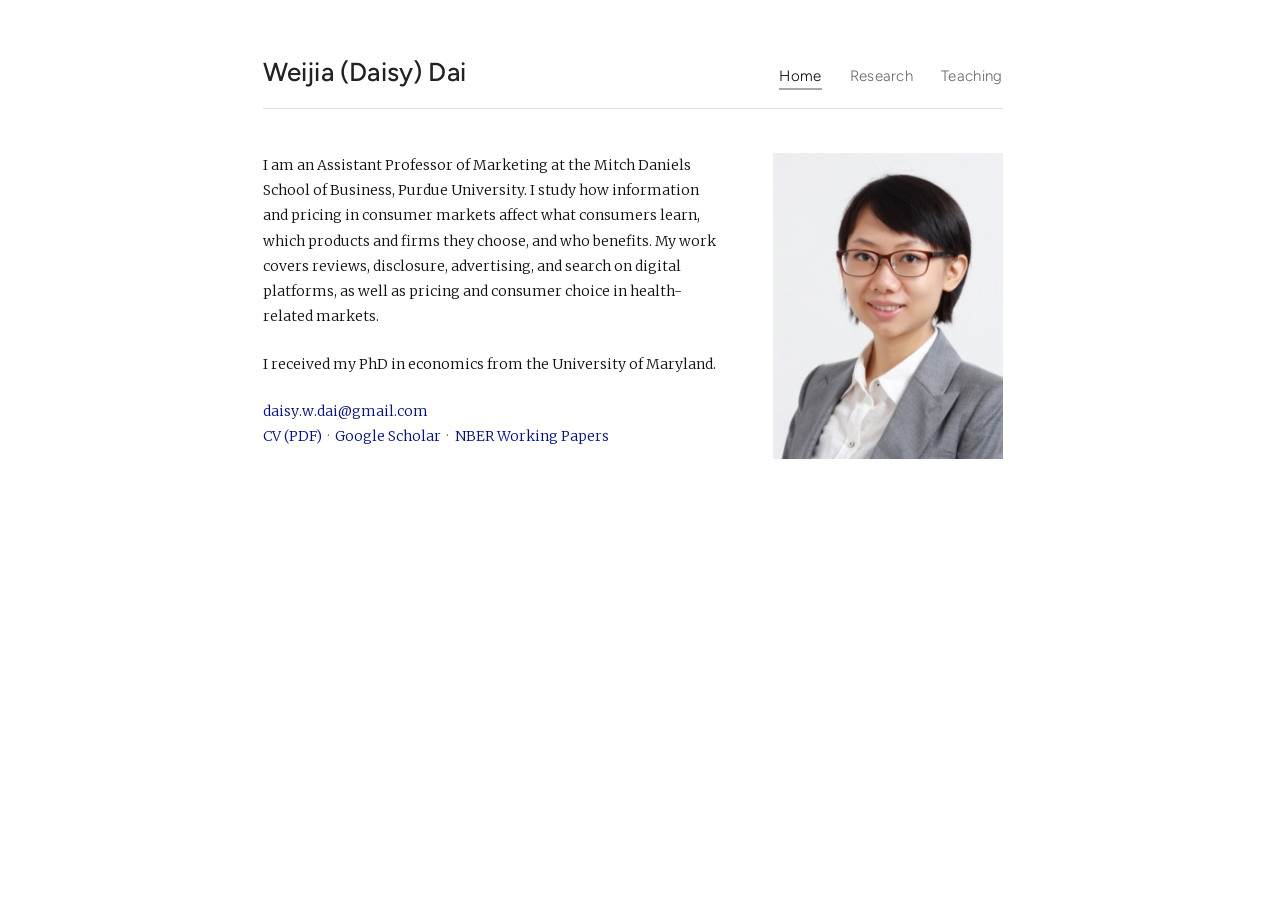
<file: index.html>
<!DOCTYPE html>
<html lang="en">
<head>
  <meta charset="utf-8">
  <meta name="viewport" content="width=device-width, initial-scale=1">
  <meta name="color-scheme" content="light">
  <title>Weijia (Daisy) Dai</title>
  <meta name="description" content="Weijia (Daisy) Dai, Assistant Professor of Marketing, Mitch Daniels School of Business, Purdue University. Research on digital platforms, advertising, consumer information, and consumer welfare.">
  <link rel="stylesheet" href="style.css">
  <script type="application/ld+json">
  {
    "@context": "https://schema.org",
    "@type": "Person",
    "name": "Weijia Dai",
    "alternateName": ["Daisy Dai", "Weijia (Daisy) Dai"],
    "jobTitle": "Assistant Professor of Marketing",
    "affiliation": {"@type": "CollegeOrUniversity", "name": "Purdue University"},
    "url": "https://daisywdai.com/",
    "image": "https://daisywdai.com/images/photo-dai.jpg",
    "sameAs": ["https://scholar.google.com/citations?user=buIE2_0AAAAJ", "https://www.nber.org/people/weijia_dai"]
  }
  </script>
</head>
<body>
<div class="page">

  <header>
    <h1 class="site-name"><a href="./">Weijia (Daisy) Dai</a></h1>
    <nav>
      <ul>
        <li><a href="./" aria-current="page">Home</a></li>
        <li><a href="research/">Research</a></li>
        <li><a href="teaching/">Teaching</a></li>
      </ul>
    </nav>
  </header>

  <main class="home">
    <div>
      <p>I am an Assistant Professor of Marketing at the Mitch Daniels School of Business, Purdue University. I study how information and pricing in consumer markets affect what consumers learn, which products and firms they choose, and who benefits. My work covers reviews, disclosure, advertising, and search on digital platforms, as well as pricing and consumer choice in health-related markets.</p>

      <p>I received my PhD in economics from the University of Maryland.</p>

      <p class="contact"><a href="mailto:daisy.w.dai@gmail.com">daisy.w.dai@gmail.com</a><br>
        <a href="s/dai_cv.pdf" target="_blank" rel="noopener">CV (PDF)</a><span class="sep">&middot;</span><wbr><a href="https://scholar.google.com/citations?user=buIE2_0AAAAJ&amp;hl=en" target="_blank" rel="noopener">Google Scholar</a><span class="sep">&middot;</span><wbr><a href="https://www.nber.org/people/weijia_dai" target="_blank" rel="noopener">NBER Working Papers</a></p>
    </div>

    <div class="side">
      <img src="images/photo-dai.jpg" srcset="images/photo-dai-2x.jpg 2x" alt="Photo of Weijia (Daisy) Dai" width="250" height="333">
    </div>
  </main>

</div>
</body>
</html>
</file>
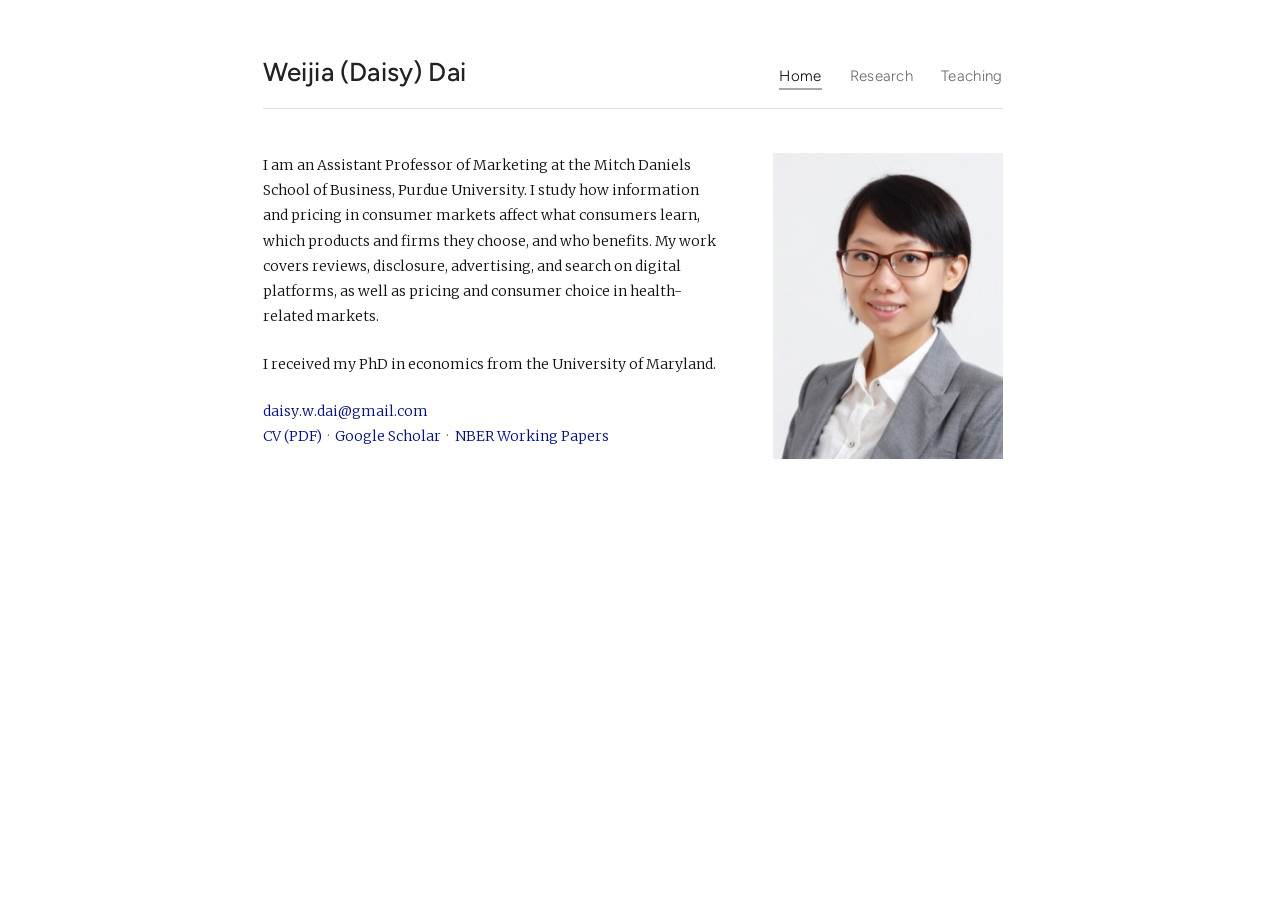
<file: main/index.html>
<!DOCTYPE html>
<html lang="en">
<head>
  <meta charset="utf-8">
  <meta http-equiv="refresh" content="0; url=../">
  <title>Weijia (Daisy) Dai</title>
  <link rel="canonical" href="https://daisywdai.com/">
</head>
<body>
  <p>This page has moved to the <a href="../">home page</a>.</p>
</body>
</html>
</file>
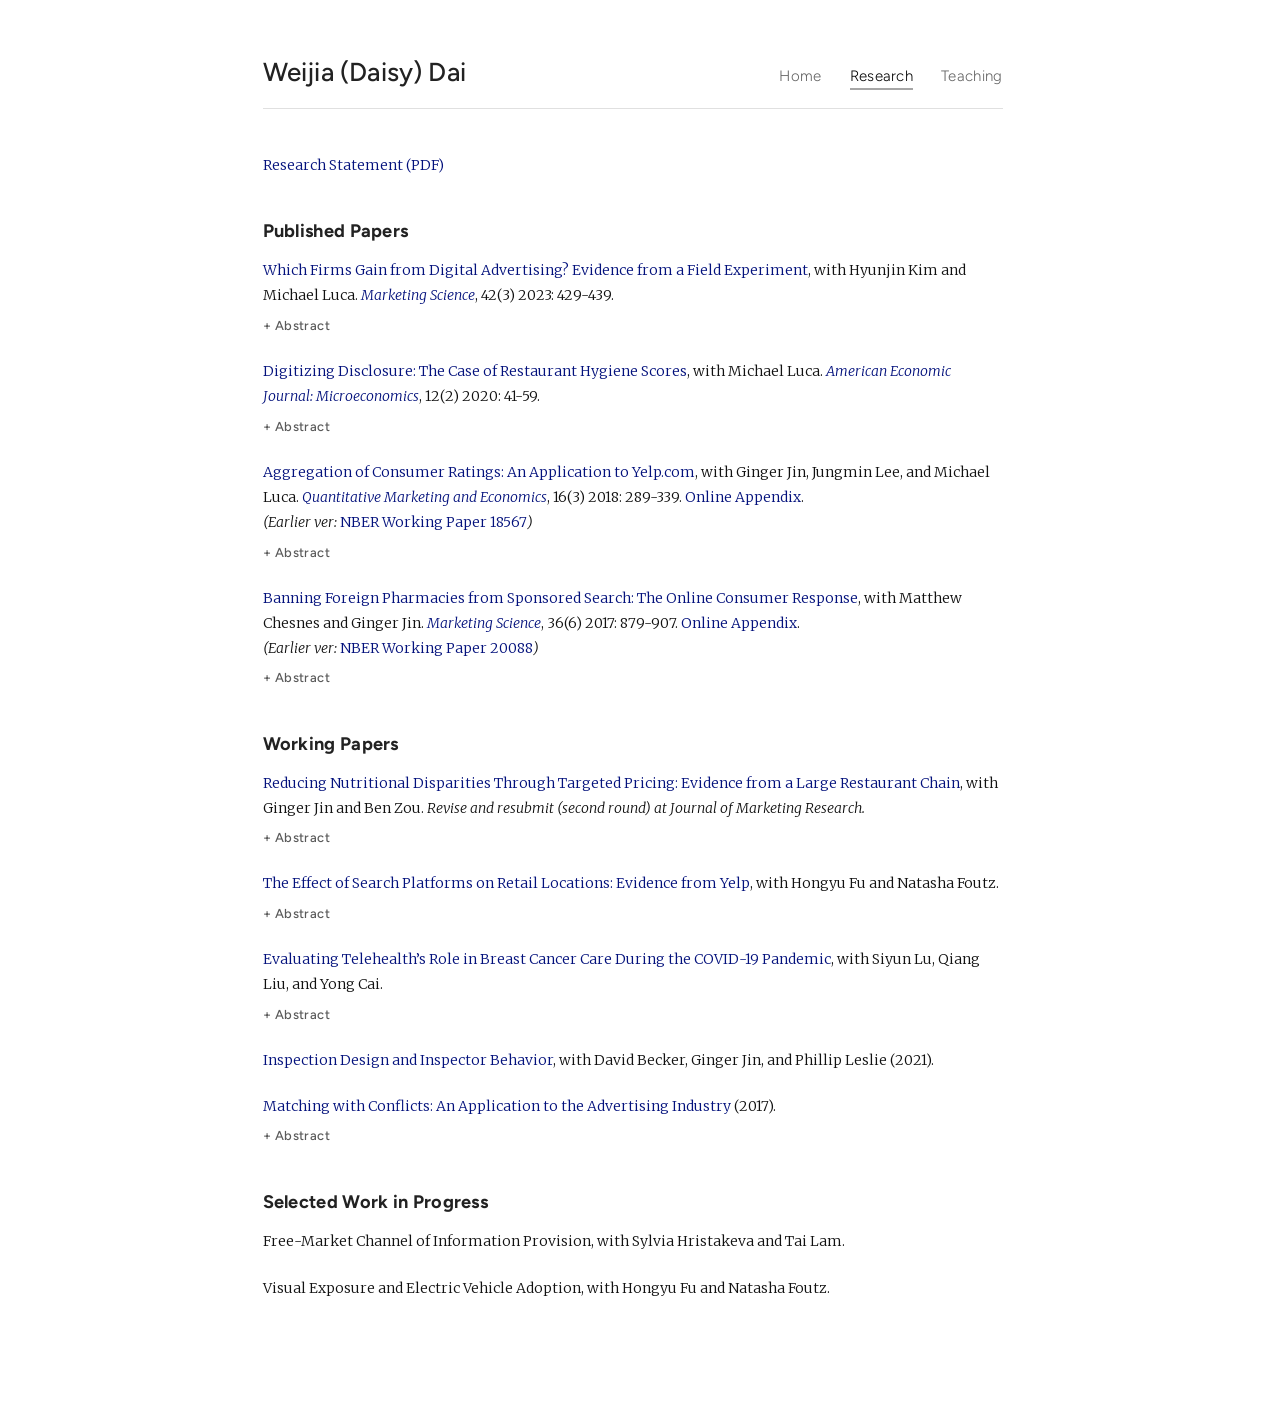
<file: research/index.html>
<!DOCTYPE html>
<html lang="en">
<head>
  <meta charset="utf-8">
  <meta name="viewport" content="width=device-width, initial-scale=1">
  <meta name="color-scheme" content="light">
  <title>Research | Weijia (Daisy) Dai</title>
  <meta name="description" content="Published papers, working papers, and work in progress by Weijia (Daisy) Dai.">
  <link rel="stylesheet" href="../style.css">
</head>
<body>
<div class="page">

  <header>
    <p class="site-name"><a href="../">Weijia (Daisy) Dai</a></p>
    <nav>
      <ul>
        <li><a href="../">Home</a></li>
        <li><a href="./" aria-current="page">Research</a></li>
        <li><a href="../teaching/">Teaching</a></li>
      </ul>
    </nav>
  </header>

  <main>
    <h1 class="visually-hidden">Research</h1>

    <p><a href="../s/dai_research_statement.pdf" target="_blank" rel="noopener">Research Statement (PDF)</a></p>

    <h2>Published Papers</h2>

    <div class="paper">
      <p><a href="../s/YelpAds_Jan2023.pdf" target="_blank" rel="noopener">Which Firms Gain from Digital Advertising? Evidence from a Field Experiment</a>, with Hyunjin Kim and Michael Luca. <a href="https://doi.org/10.1287/mksc.2023.1436" target="_blank" rel="noopener"><em>Marketing Science</em></a>, 42(3) 2023: <span class="nowrap">429-439</span>.</p>
      <details class="abstract">
        <summary>Abstract</summary>
        <p>Measuring the returns of advertising opportunities continues to be a challenge for many businesses. We design and run a field experiment in collaboration with Yelp across 18,294 firms in the restaurant industry to understand which types of businesses gain more from digital advertising. We randomly assign 7,209 restaurants to freely receive Yelp&rsquo;s standard ads package for three months. The scale of the experiment gives us a unique opportunity to assess the heterogeneity in advertising effectiveness across a variety of business attributes. We find that restaurants that receive advertising on Yelp observe on average a 7-19% increase in a wide range of purchase intention outcomes, as well as a 5% increase in customer reviews. We find that gains are heterogeneous across firms, with independent and higher-rated businesses observing larger gains, as well as those with more reviews and higher pre-experiment organic traffic.</p>
      </details>
    </div>

    <div class="paper">
      <p><a href="../s/dai_luca_digitizing_disclosure_mar2019.pdf" target="_blank" rel="noopener">Digitizing Disclosure: The Case of Restaurant Hygiene Scores</a>, with Michael Luca. <a href="https://doi.org/10.1257/mic.20180293" target="_blank" rel="noopener"><em>American Economic Journal: Microeconomics</em></a>, 12(2) 2020: <span class="nowrap">41-59</span>.</p>
      <details class="abstract">
        <summary>Abstract</summary>
        <p>Collaborating with Yelp and the City of San Francisco, we revisit a canonical example of quality disclosure by evaluating and helping to redesign the posting of restaurant hygiene scores on Yelp.com. We implement a two-stage intervention that separately identifies consumer response to information disclosure and a disclosure design with improved salience&ndash;a consumer alert. We find score posting is effective, but improving salience further increases consumer response.</p>
      </details>
    </div>

    <div class="paper">
      <p><a href="../s/rating_aggregation_w_appendix.pdf" target="_blank" rel="noopener">Aggregation of Consumer Ratings: An Application to Yelp.com</a>, with Ginger Jin, Jungmin Lee, and Michael Luca. <a href="https://doi.org/10.1007/s11129-017-9194-9" target="_blank" rel="noopener"><em>Quantitative Marketing and Economics</em></a>, 16(3) 2018: <span class="nowrap">289-339</span>. <a class="nowrap" href="../s/rating_aggregation_appendix.pdf" target="_blank" rel="noopener">Online Appendix</a>.<br>
        <em>(Earlier ver: </em><a href="https://www.nber.org/papers/w18567" target="_blank" rel="noopener">NBER Working Paper 18567</a><em>)</em></p>
      <details class="abstract">
        <summary>Abstract</summary>
        <p>Because consumer reviews leverage the wisdom of the crowd, the way in which they are aggregated is a central decision faced by platforms. We explore this &ldquo;rating aggregation problem&rdquo; and offer a structural approach to solving it, allowing for (1) reviewers to vary in stringency and accuracy, (2) reviewers to be influenced by existing reviews, and (3) product quality to change over time. Applying this to restaurant reviews from Yelp.com, we construct an adjusted average rating and show that even a simple algorithm can lead to large information efficiency gains relative to the arithmetic average.</p>
      </details>
    </div>

    <div class="paper">
      <p><a href="../s/pharmacies_05102017.pdf" target="_blank" rel="noopener">Banning Foreign Pharmacies from Sponsored Search: The Online Consumer Response</a>, with Matthew Chesnes and Ginger Jin. <a href="https://doi.org/10.1287/mksc.2017.1058" target="_blank" rel="noopener"><em>Marketing Science</em></a>, 36(6) 2017: <span class="nowrap">879-907</span>. <a class="nowrap" href="../s/pharmacies_appendix.pdf" target="_blank" rel="noopener">Online Appendix</a>.<br>
        <em>(Earlier ver: </em><a href="https://www.nber.org/papers/w20088" target="_blank" rel="noopener">NBER Working Paper 20088</a><em>)</em></p>
      <details class="abstract">
        <summary>Abstract</summary>
        <p>Increased competition from the internet has raised concerns about the quality of prescription drugs sold online. Given the pressure from the Department of Justice, Google agreed to ban pharmacies not certified by the National Association of Boards of Pharmacy (NABP) from sponsored search listings. Using comScore click-through data originated from health-related queries, we study how the ban affects consumer search and click behavior in a difference-in-differences framework using the synthetic control method. We find that non-NABP-certified pharmacies receive fewer clicks after the ban and this effect is heterogeneous. In particular, pharmacies not certified by the NABP, but certified by other sources (other-certified websites), experience an increase in organic clicks that partially offsets the loss in paid clicks after the ban. In contrast, pharmacies not certified by any certification agencies experience much lower rates of substitution in organic clicks. These results suggest that the ban has increased the search cost for other-certified websites, but at least some consumers overcome the search cost by switching from sponsored to organic links. The lower substitution for uncertified websites may be explained by the rising consumer concerns about the quality of drugs sold on uncertified websites after the ban.</p>
      </details>
    </div>

    <h2>Working Papers</h2>

    <div class="paper">
      <p><a href="../s/nutrition_oct2026.pdf" target="_blank" rel="noopener">Reducing Nutritional Disparities Through Targeted Pricing: Evidence from a Large Restaurant Chain</a>, with Ginger Jin and Ben Zou. <em>Revise and resubmit (second round) at Journal of Marketing Research.</em></p>
      <details class="abstract">
        <summary>Abstract</summary>
        <p>Nutritional disparities across socioeconomic groups contribute to health inequality in the U.S. This paper examines whether practical, firm-led pricing interventions can reduce these disparities by shifting choices toward healthier options in disadvantaged neighborhoods. Using detailed transaction-level data from a large quick-service restaurant chain, we show that consumers in disadvantaged neighborhoods disproportionately select higher-calorie, less healthy entrees. We exploit quasi-experimental variation from chain-wide discounts to estimate a random coefficients logit model of entree choice and recover preference heterogeneity across demographic groups. We find that less advantaged consumers are more price-sensitive across all nutritional profiles and exhibit flexibility in substituting between healthy and unhealthy options. Counterfactual simulations demonstrate that modest, targeted price adjustments in disadvantaged neighborhoods can promote healthier entree choices within the chain with minimal impact on revenue.</p>
      </details>
    </div>

    <div class="paper">
      <p><a href="../s/dai_location.pdf" target="_blank" rel="noopener">The Effect of Search Platforms on Retail Locations: Evidence from Yelp</a>, with Hongyu Fu and Natasha Foutz.</p>
      <details class="abstract">
        <summary>Abstract</summary>
        <p>This paper examines how the adoption of digital search platforms affects the spatial distribution of restaurants. We study the causal impact of Yelp, the first major platform for restaurant listings and reviews, using Yelp review data from 2002 to 2013 matched to one-year-ahead restaurant outcomes from 2003 to 2014 for over 1,300 zip codes. Exploiting staggered variation in Yelp&rsquo;s market penetration within a difference-in-differences framework, we analyze how reduced consumer search frictions change restaurants&rsquo; location distribution, distinguishing between chain and independent establishments. Our results show that Yelp enables independent restaurants to enter locations previously unattractive due to limited physical visibility, such as residential roads outside traditional retail clusters and less prominent side streets within clusters. In contrast, location patterns for chain restaurants remain largely unaffected. These findings demonstrate how digital platforms affect retail geography by reducing the premium on physical visibility, enabling independent businesses to thrive in locations that were previously less viable.</p>
      </details>
    </div>

    <div class="paper">
      <p><a href="../s/telehealth_may2026-85c8.pdf" target="_blank" rel="noopener">Evaluating Telehealth&rsquo;s Role in Breast Cancer Care During the COVID-19 Pandemic</a>, with Siyun Lu, Qiang Liu, and Yong Cai.</p>
      <details class="abstract">
        <summary>Abstract</summary>
        <p>The rapid expansion of telehealth during COVID-19 provides a setting to examine whether digital access technologies expand healthcare utilization or primarily reallocate care delivery across channels. We study this question in breast cancer care, a high-stakes, protocol-driven setting in which patients require ongoing monitoring and timely follow-up. Using large-scale U.S. commercial medical claims data, we compare patients whose primary hospitals had high versus low telehealth utilization during the pandemic. We examine telehealth visits, in-person office visits, total breast-cancer-related visits, and breast-cancer-related emergency department visits. Patients associated with high-telehealth hospitals experienced a substantial increase in virtual visits, but this increase did not translate into higher total visit volume relative to patients at low-telehealth hospitals. Instead, telehealth primarily substituted for in-person care and did not offset the broader pandemic-related decline in routine visits. At the same time, patients associated with high-telehealth hospitals were less likely to have breast-cancer-related emergency department visits. This pattern suggests that telehealth may have provided a timely care option for patients with more urgent needs, even though it did not increase overall utilization. The findings clarify the role of telehealth in a capacity-constrained, protocol-driven healthcare setting: it can change how care is delivered and reduce reliance on emergency care, without necessarily expanding the total amount of care delivered.</p>
      </details>
    </div>

    <div class="paper">
      <p><a href="../s/inspector_behavior.pdf" target="_blank" rel="noopener">Inspection Design and Inspector Behavior</a>, with David Becker, Ginger Jin, and Phillip Leslie (2021).</p>
    </div>

    <div class="paper">
      <p><a href="../s/dai_ad_agency_conflict.pdf" target="_blank" rel="noopener">Matching with Conflicts: An Application to the Advertising Industry</a> (2017).</p>
      <details class="abstract">
        <summary>Abstract</summary>
        <p>In professional service markets, clients who are product market competitors are often reluctant to work with the same service agency. This can effectively restrict the choice set of clients seeking matches, and it may cause agency mergers to reduce efficiency even when static pricing inefficiencies are absent. To understand the importance of conflict, I construct a new data set on matches between pharmaceutical advertisers and advertising agencies from 2002 to 2010 in which competitors are defined by therapeutic classes, and estimate a two-sided matching model using a maximum score estimator. The results show that conflict does indeed reduce the match surplus, and the reduction is greater for a pair of agents who have matched with each other in the previous period. Also, preserving previously formed matches yields much higher surplus than forming new matches. Based on these estimates, I conduct a counterfactual exercise to illustrate the effect of conflict on allocation of matches. I find that 14% of all matches that would have formed in a non-conflict environment are unable to form when conflict is present. Another counterfactual exercise shows that mergers between advertising agencies that previously contracted with competing advertisers decrease surplus by bringing their clients into conflict. Mergers involving agencies that have not previously contracted reduce the number of matching opportunities for new clients and tend to lower the total number of matches made in equilibrium.</p>
      </details>
    </div>

    <h2>Selected Work in Progress</h2>

    <p>Free-Market Channel of Information Provision, with Sylvia Hristakeva and Tai Lam.</p>

    <p>Visual Exposure and Electric Vehicle Adoption, with Hongyu Fu and Natasha Foutz.</p>
  </main>

</div>
</body>
</html>
</file>
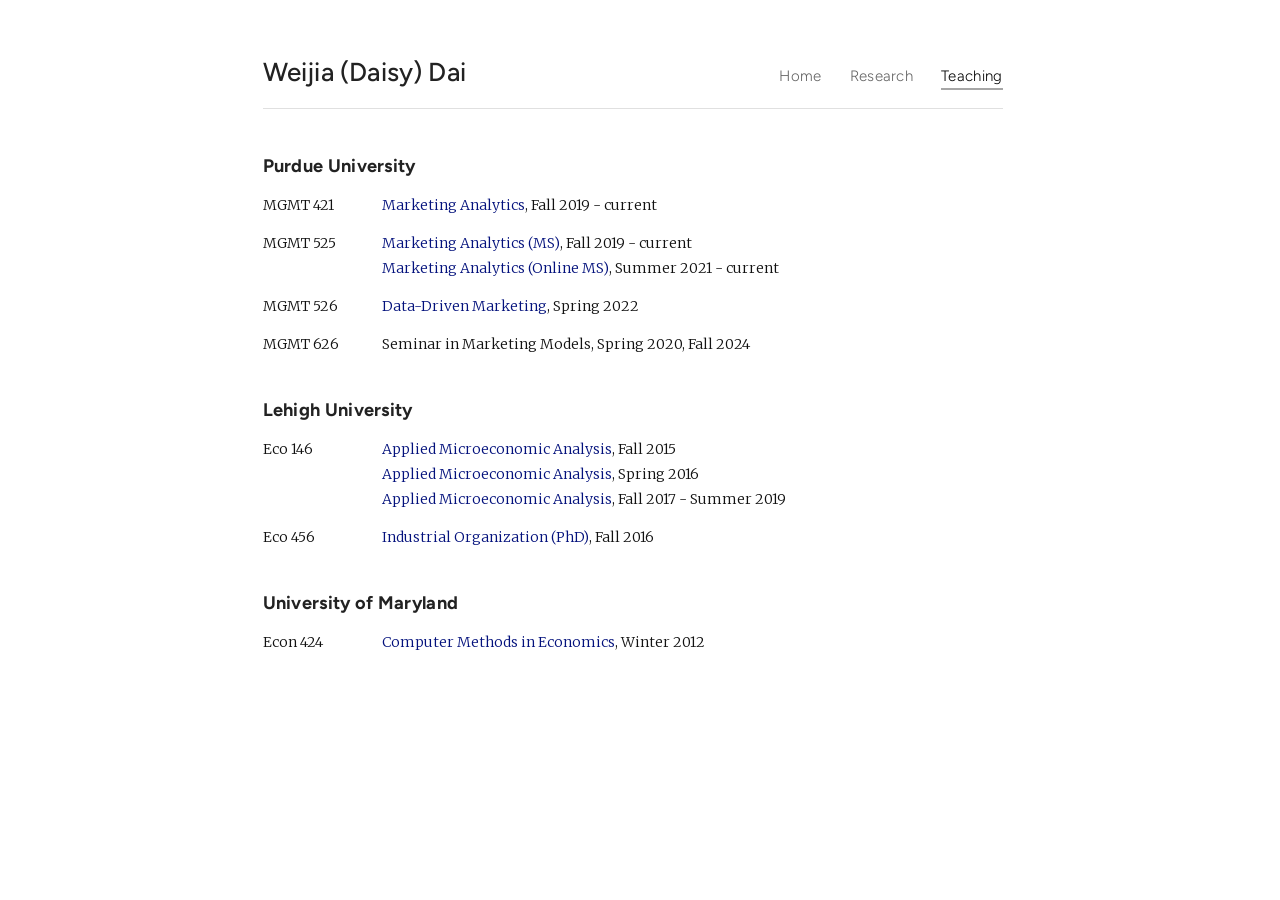
<file: teaching/index.html>
<!DOCTYPE html>
<html lang="en">
<head>
  <meta charset="utf-8">
  <meta name="viewport" content="width=device-width, initial-scale=1">
  <meta name="color-scheme" content="light">
  <title>Teaching | Weijia (Daisy) Dai</title>
  <meta name="description" content="Courses taught by Weijia (Daisy) Dai at Purdue University, Lehigh University, and the University of Maryland, with syllabi.">
  <link rel="stylesheet" href="../style.css">
</head>
<body>
<div class="page">

  <header>
    <p class="site-name"><a href="../">Weijia (Daisy) Dai</a></p>
    <nav>
      <ul>
        <li><a href="../">Home</a></li>
        <li><a href="../research/">Research</a></li>
        <li><a href="./" aria-current="page">Teaching</a></li>
      </ul>
    </nav>
  </header>

  <main>
    <h1 class="visually-hidden">Teaching</h1>

    <h2>Purdue University</h2>
    <dl class="courses">
      <dt>MGMT 421</dt>
      <dd><span class="offering"><a href="../s/MGMT42110-dai-syl-fl25-web.pdf" target="_blank" rel="noopener">Marketing Analytics</a>, <span class="nowrap">Fall 2019 - current</span></span></dd>

      <dt>MGMT 525</dt>
      <dd><span class="offering"><a href="../s/MGMT525_DAI_SYL_FL25_web.pdf" target="_blank" rel="noopener">Marketing Analytics (MS)</a>, <span class="nowrap">Fall 2019 - current</span></span>
        <span class="offering"><a href="../s/525_syl_su25-3d52.pdf" target="_blank" rel="noopener">Marketing Analytics (Online MS)</a>, <span class="nowrap">Summer 2021 - current</span></span></dd>

      <dt>MGMT 526</dt>
      <dd><span class="offering"><a href="../s/MGMT52610_DAI_SYL_SP22.pdf" target="_blank" rel="noopener">Data-Driven Marketing</a>, <span class="nowrap">Spring 2022</span></span></dd>

      <dt>MGMT 626</dt>
      <dd><span class="offering">Seminar in Marketing Models, <span class="nowrap">Spring 2020,</span> <span class="nowrap">Fall 2024</span></span></dd>
    </dl>

    <h2>Lehigh University</h2>
    <dl class="courses">
      <dt>Eco 146</dt>
      <dd><span class="offering"><a href="../s/eco146-dai-syl-fl15.pdf" target="_blank" rel="noopener">Applied Microeconomic Analysis</a>, <span class="nowrap">Fall 2015</span></span>
        <span class="offering"><a href="../s/eco146-dai-syl-sp16-010.pdf" target="_blank" rel="noopener">Applied Microeconomic Analysis</a>, <span class="nowrap">Spring 2016</span></span>
        <span class="offering"><a href="../s/eco146-dai-syl-fl17-013.pdf" target="_blank" rel="noopener">Applied Microeconomic Analysis</a>, <span class="nowrap">Fall 2017 - Summer 2019</span></span></dd>

      <dt>Eco 456</dt>
      <dd><span class="offering"><a href="../s/dai-456-fl17-syl.pdf" target="_blank" rel="noopener">Industrial Organization (PhD)</a>, <span class="nowrap">Fall 2016</span></span></dd>
    </dl>

    <h2>University of Maryland</h2>
    <dl class="courses">
      <dt>Econ 424</dt>
      <dd><span class="offering"><a href="../s/Syllabus-ECON424-Win2012-Dai.pdf" target="_blank" rel="noopener">Computer Methods in Economics</a>, <span class="nowrap">Winter 2012</span></span></dd>
    </dl>
  </main>

</div>
</body>
</html>
</file>
<file: style.css>
/* daisywdai.com: one stylesheet for the whole site. Plain HTML, no scripts. */

@font-face {
  font-family: "Merriweather";
  font-style: normal;
  font-weight: 300 900;
  font-display: swap;
  src: url("fonts/merriweather-variable.woff2") format("woff2");
}

@font-face {
  font-family: "Merriweather";
  font-style: italic;
  font-weight: 300 900;
  font-display: swap;
  src: url("fonts/merriweather-variable-italic.woff2") format("woff2");
}

@font-face {
  font-family: "Figtree";
  font-style: normal;
  font-weight: 300 900;
  font-display: swap;
  src: url("fonts/figtree-variable.woff2") format("woff2");
}

/* To change the text size everywhere, change --size (14px or 15px). */
:root {
  --serif: "Merriweather", Georgia, "Times New Roman", serif;
  --sans: "Figtree", "Helvetica Neue", Helvetica, Arial, sans-serif;
  --size: 14px;
  --bg: #fff;
  --rule: rgba(0, 0, 0, 0.12);
  --text: #111;
  --muted: #5a5a5a;
  --heading: #222;
  --link: #03117c;
  --link-hover: #2f6db5;
}

* { box-sizing: border-box; }

html { -webkit-text-size-adjust: 100%; scrollbar-gutter: stable; }

body {
  margin: 0;
  background: var(--bg);
  color: var(--text);
  font-family: var(--serif);
  font-weight: 300;
  font-size: var(--size);
  line-height: 1.8;
}

a { color: var(--link); text-decoration: none; }
a:hover { color: var(--link-hover); }

strong { font-weight: 700; }

p { margin: 0 0 1.6em; }
p, dd { text-wrap: pretty; }

.nowrap { white-space: nowrap; }

/* One centered column holds every page */
.page { max-width: 800px; margin: 0 auto; padding: 56px 30px 96px; }

/* Header: name on the left, navigation on the right, one thin rule below */
header {
  display: flex;
  flex-wrap: wrap;
  align-items: baseline;
  justify-content: space-between;
  gap: 8px 32px;
  padding-bottom: 18px;
  border-bottom: 1px solid var(--rule);
}

.site-name {
  margin: 0;
  font-family: var(--sans);
  font-weight: 500;
  font-size: 26px;
  line-height: 1.3;
  letter-spacing: 0.2px;
}

.site-name a, .site-name a:hover { color: var(--heading); }

nav { font-family: var(--sans); font-size: 15px; line-height: 1.6; letter-spacing: 0.3px; }

nav ul { display: flex; gap: 28px; margin: 0; padding: 0; list-style: none; }

nav a {
  display: inline-block;
  color: rgba(0, 0, 0, 0.62);
  border-bottom: 2px solid transparent;
}

nav a:hover { color: #000; }
nav a[aria-current="page"] { color: #000; border-bottom-color: rgba(0, 0, 0, 0.35); }

main { margin-top: 44px; }

/* Headings inside pages */
h1, h2 {
  margin: 2.2em 0 0.7em;
  font-family: var(--sans);
  font-weight: 700;
  font-size: 1.3em;
  line-height: 1.5;
  letter-spacing: 0.3px;
  color: var(--heading);
  text-wrap: balance;
}

main > h1:first-child, main > h2:first-child { margin-top: 0; }
main > .visually-hidden:first-child + h2 { margin-top: 0; }

.visually-hidden {
  position: absolute;
  width: 1px;
  height: 1px;
  overflow: hidden;
  clip: rect(0 0 0 0);
  white-space: nowrap;
}

/* Home: text on the left, photo on the right */
.home { display: grid; grid-template-columns: 1fr 230px; column-gap: 52px; align-items: start; }
.home .side img { display: block; width: 230px; max-width: 100%; height: auto; }
.contact a { white-space: nowrap; }
.contact a[href^="mailto"] { font-kerning: none; }
.contact .sep { margin: 0 0.45em; color: var(--muted); }

/* Research: one block per paper, with an abstract that opens on click */
.paper { margin: 0 0 1.5em; }
.paper p { margin: 0; }

details.abstract { margin-top: 0.3em; }

details.abstract summary {
  display: inline-block;
  cursor: pointer;
  list-style: none;
  font-family: var(--sans);
  font-weight: 500;
  font-size: 13px;
  letter-spacing: 0.4px;
  color: var(--muted);
}

details.abstract summary::-webkit-details-marker { display: none; }
details.abstract summary::before { content: "+"; display: inline-block; width: 0.95em; }
details.abstract[open] summary::before { content: "\2212"; }
details.abstract summary:hover { color: var(--link); }
details.abstract summary:focus-visible { outline: 2px solid var(--link); outline-offset: 3px; }

details.abstract p {
  margin: 0.55em 0 0.5em;
  padding-left: 15px;
  border-left: 2px solid var(--rule);
  color: #333;
}

/* Teaching: one list per school, course number on the left, offerings on the right */
.courses { display: grid; grid-template-columns: 8.5em 1fr; row-gap: 0.9em; margin: 0; }
.courses dt, .courses dd { margin: 0; }
.courses .offering { display: block; padding-left: 1.1em; text-indent: -1.1em; }

@media (max-width: 720px) {
  .home { grid-template-columns: 1fr; row-gap: 26px; }
  .home .side img { width: 190px; }
}

@media (max-width: 640px) {
  body { font-size: 15px; }
  .page { padding: 28px 20px 56px; }
  .site-name { font-size: 23px; }
  nav ul { gap: 22px; }
  main { margin-top: 30px; }
  .courses { grid-template-columns: 6.2em 1fr; }
}
</file>
